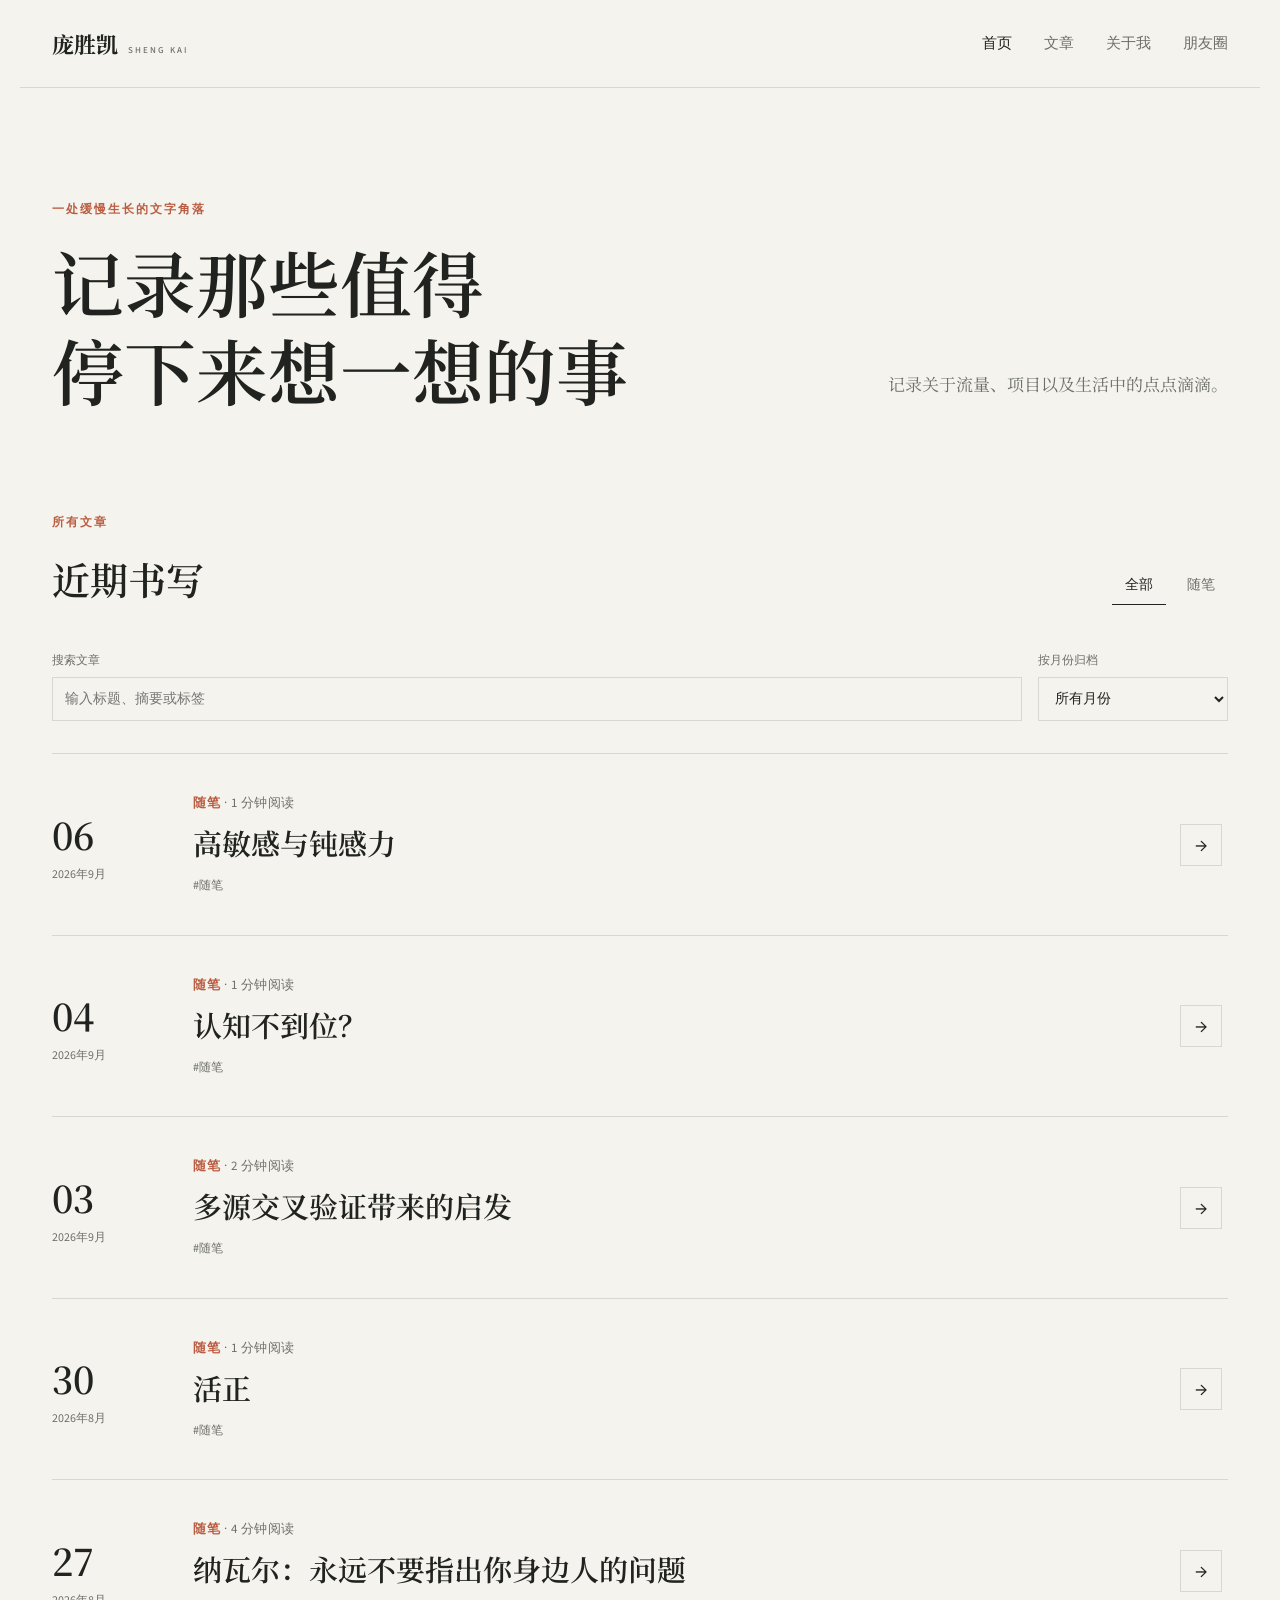
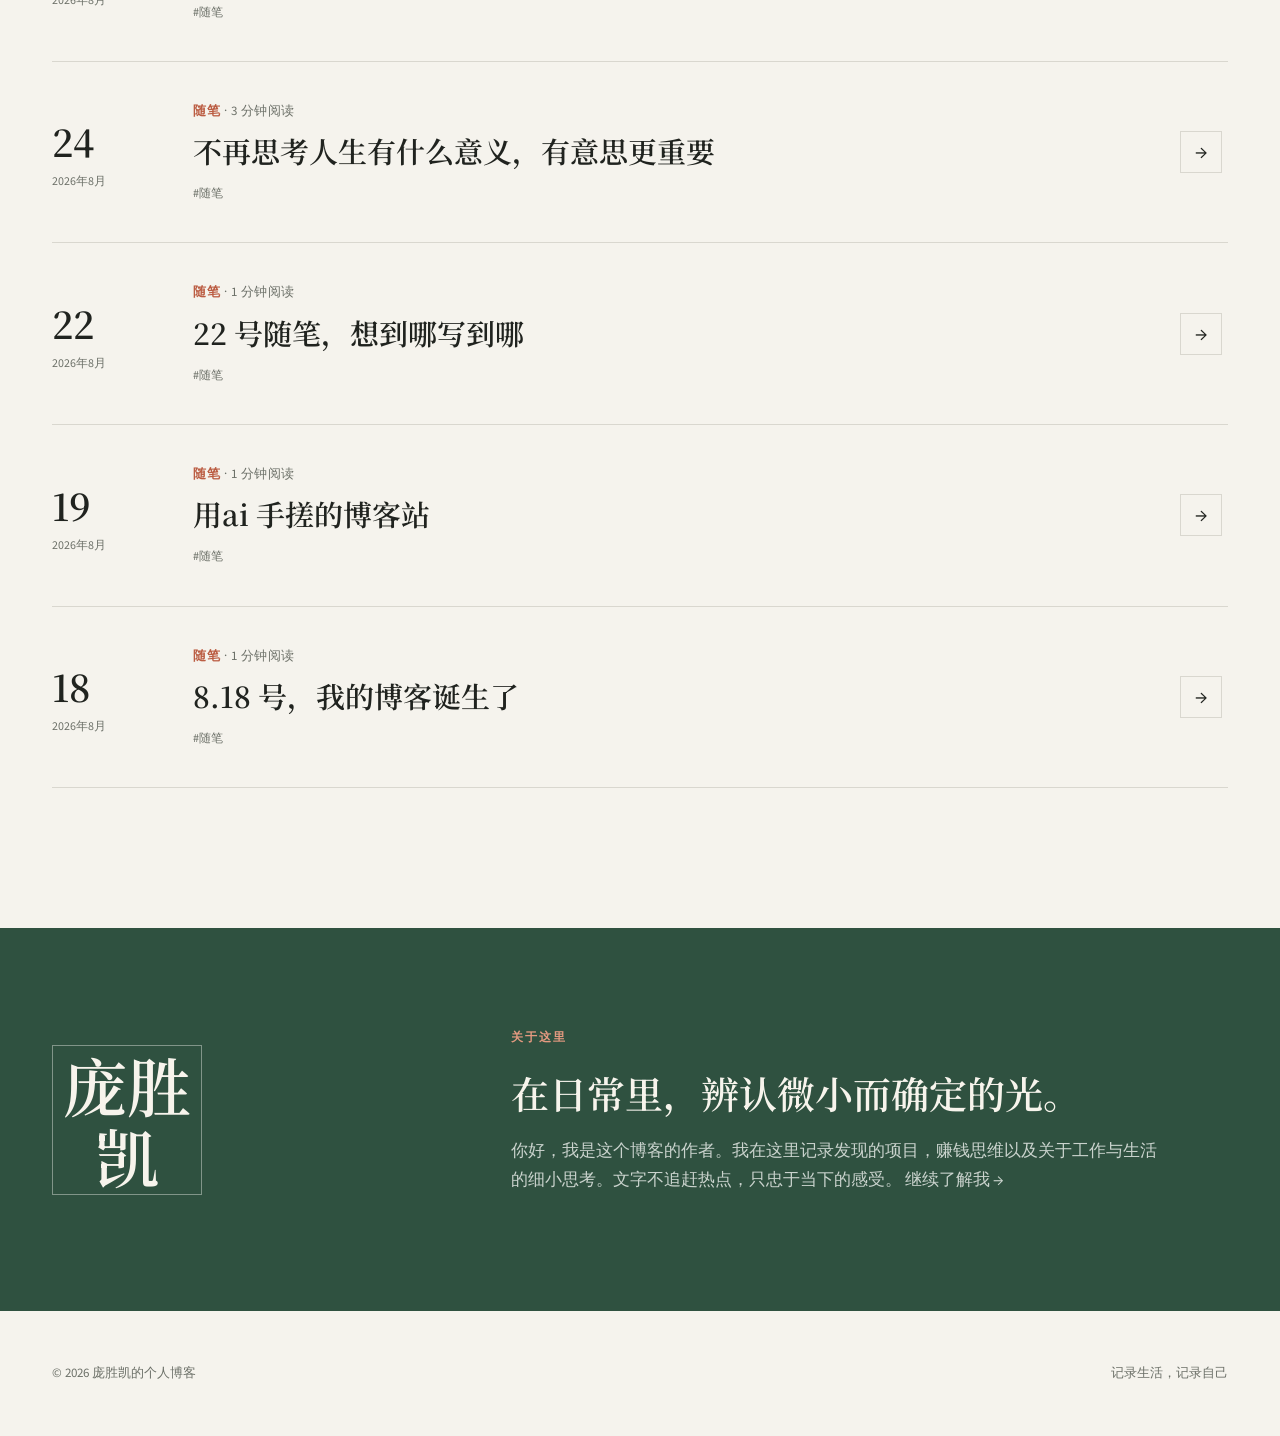
<file: index.html>
<!doctype html>
<html lang="zh-CN">
<head>
  <meta charset="UTF-8">
  <meta name="viewport" content="width=device-width, initial-scale=1.0">
  <meta name="description" content="庞胜凯的个人博客，记录关于流量、项目以及生活中的点点滴滴。">
  <meta name="author" content="庞胜凯">
  <meta name="robots" content="index,follow,max-image-preview:large">
  <meta property="og:type" content="website"><meta property="og:locale" content="zh_CN"><meta property="og:site_name" content="庞胜凯的个人博客">
  <meta property="og:title" content="庞胜凯 · 个人博客"><meta property="og:description" content="记录关于流量、项目以及生活中的点点滴滴。">
  <meta property="og:image" content="assets/images/walk.jpg"><meta name="twitter:card" content="summary_large_image">
  <meta name="theme-color" content="#f5f3ed">
  <link rel="icon" type="image/svg+xml" href="/assets/favicon.svg?v=1">
  <title>庞胜凯 · 个人博客</title>
  <link rel="preconnect" href="https://fonts.googleapis.com">
  <link rel="preconnect" href="https://fonts.gstatic.com" crossorigin>
  <link href="https://fonts.googleapis.com/css2?family=Noto+Serif+SC:wght@500;600;700&family=Source+Sans+3:wght@400;500;600&display=swap" rel="stylesheet">
  <link rel="stylesheet" href="assets/styles.css?v=9">
  <link rel="stylesheet" href="assets/list.css">
  <link rel="stylesheet" href="assets/mobile.css?v=8">
  <link rel="alternate" type="application/rss+xml" title="庞胜凯的个人博客 RSS" href="feed.xml">
  <script src="assets/generated-posts.js?v=2" defer></script><script src="assets/posts.js?v=2" defer></script>
  <script src="assets/site-config.js?v=9" defer></script><script src="assets/settings.js?v=8" defer></script>
  <script src="assets/app.js?v=4" defer></script>
</head>
<body>
  <header class="site-header">
    <a class="brand" href="index.html" aria-label="庞胜凯的个人博客首页">庞胜凯<span>SHENG KAI</span></a>
    <nav aria-label="主导航">
      <a class="active" data-nav-home href="index.html">首页</a>
      <a data-nav-articles href="#articles">文章</a>
      <a data-nav-about href="about.html">关于我</a>
      <a data-nav-moments href="moments.html">朋友圈</a>
    </nav>
  </header>

  <main>
    <section class="intro">
      <p class="eyebrow">一处缓慢生长的文字角落</p>
      <h1>记录那些值得<br>停下来想一想的事</h1>
      <p class="intro-copy">关于生活、阅读与创造。每隔一阵子，写下一点真实的观察。</p>
    </section>

    <section class="featured" id="featured" aria-label="精选文章"></section>

    <section class="archive" id="articles">
      <div class="section-heading">
        <div>
          <p class="eyebrow">所有文章</p>
          <h2>近期书写</h2>
        </div>
        <div class="filters" id="filters" aria-label="文章分类"></div>
      </div>
      <div class="article-tools">
        <label><span>搜索文章</span><input id="article-search" type="search" placeholder="输入标题、摘要或标签" autocomplete="off"></label>
        <label><span>按月份归档</span><select id="archive-filter"></select></label>
      </div>
      <div class="article-grid" id="article-grid"></div>
      <p class="empty-state" id="empty-state" hidden>这个分类里还没有文章。</p>
    </section>

    <section class="about" id="about">
      <div class="about-mark">知<br>微</div>
      <div>
        <p class="eyebrow">关于这里</p>
        <h2>在日常里，辨认微小而确定的光。</h2>
        <p>你好，我是这个博客的作者。我在这里记录读过的书、走过的路，以及关于工作与生活的细小思考。文字不追赶热点，只忠于当下的感受。 <a class="about-more" href="about.html">继续了解我 →</a></p>
      </div>
    </section>
  </main>

  <section class="friend-links" data-friend-links hidden><div><p class="eyebrow" data-friend-links-title>友情链接</p><nav data-friend-links-list aria-label="友情链接"></nav></div></section>
  <footer>
    <p>© <span id="year"></span> 庞胜凯的个人博客</p>
    <p>愿每一次阅读，都有一点回响。</p>
  </footer>
  <script src="assets/friend-links-config.js?v=1"></script><script type="application/ld+json">{"@context":"https://schema.org","@type":"WebSite","name":"庞胜凯的个人博客","description":"记录关于流量、项目以及生活中的点点滴滴","inLanguage":"zh-CN"}</script>
</body>
</html>
</file>
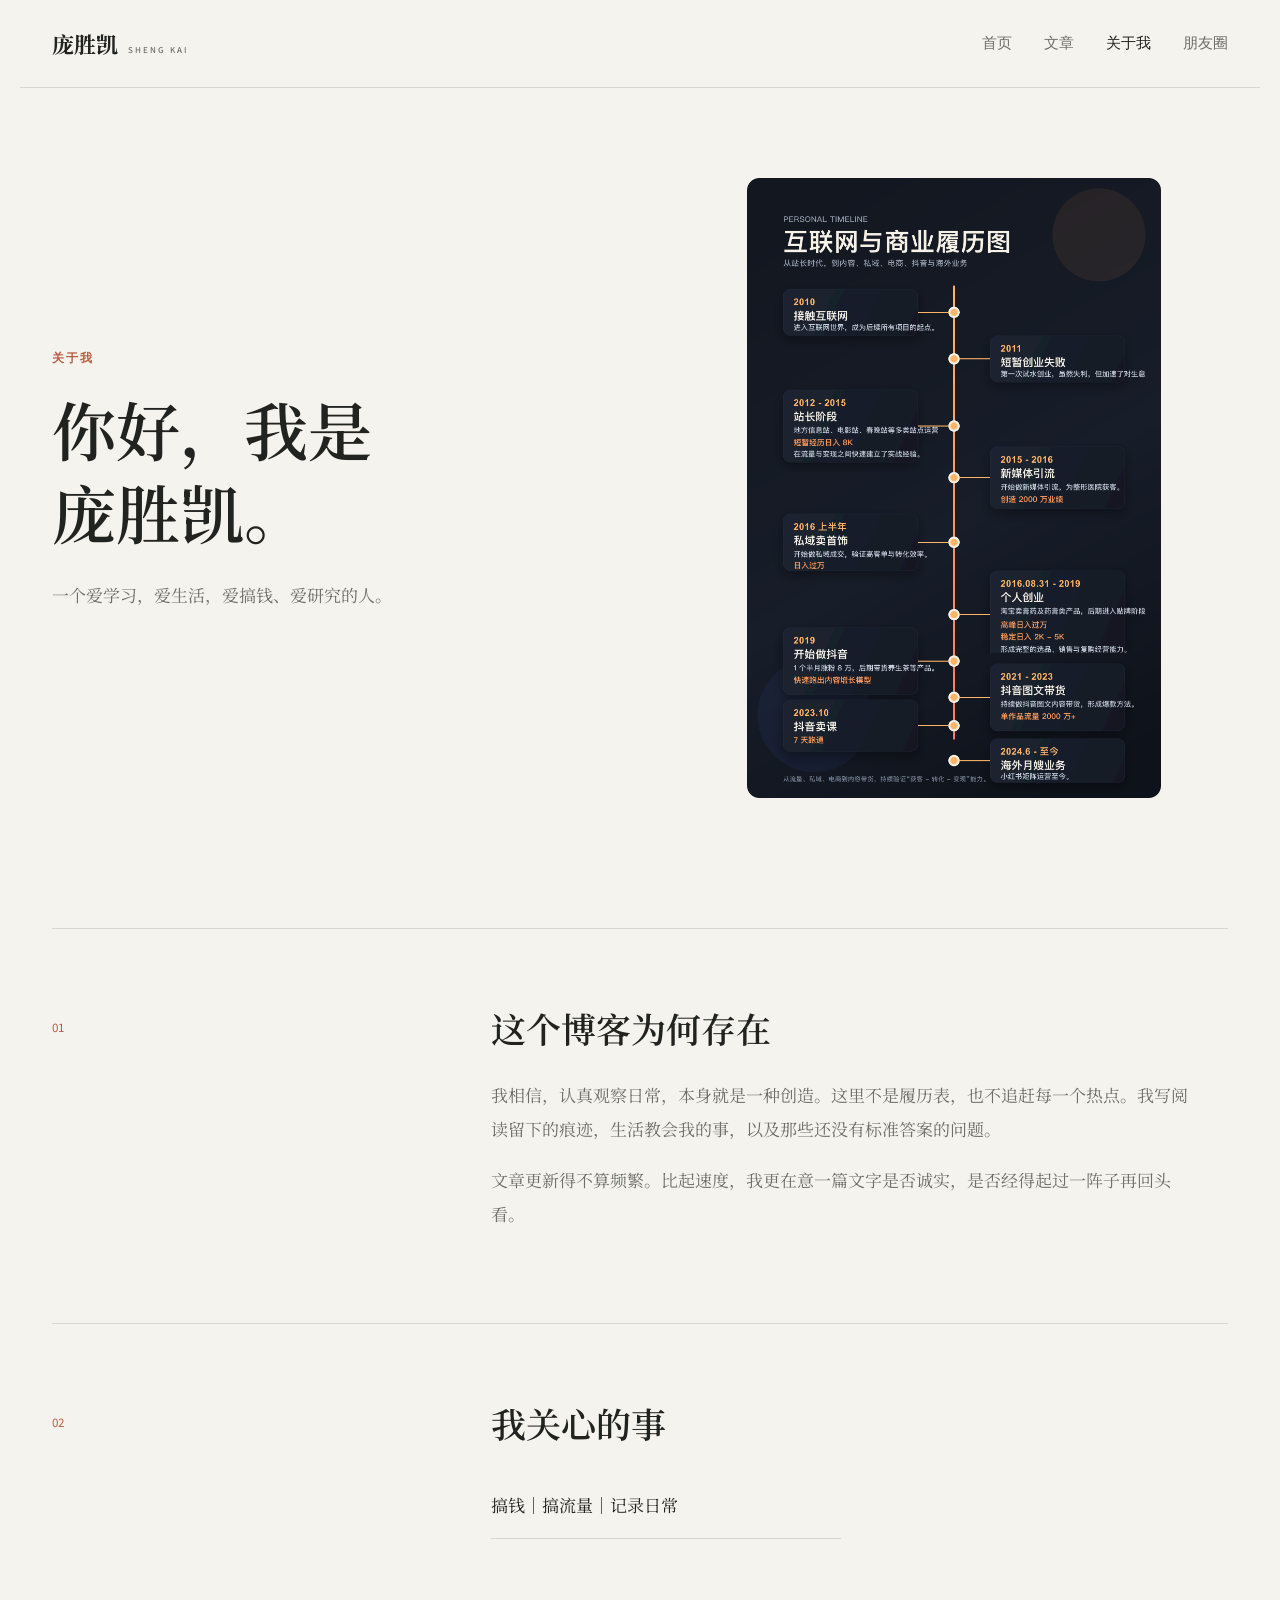
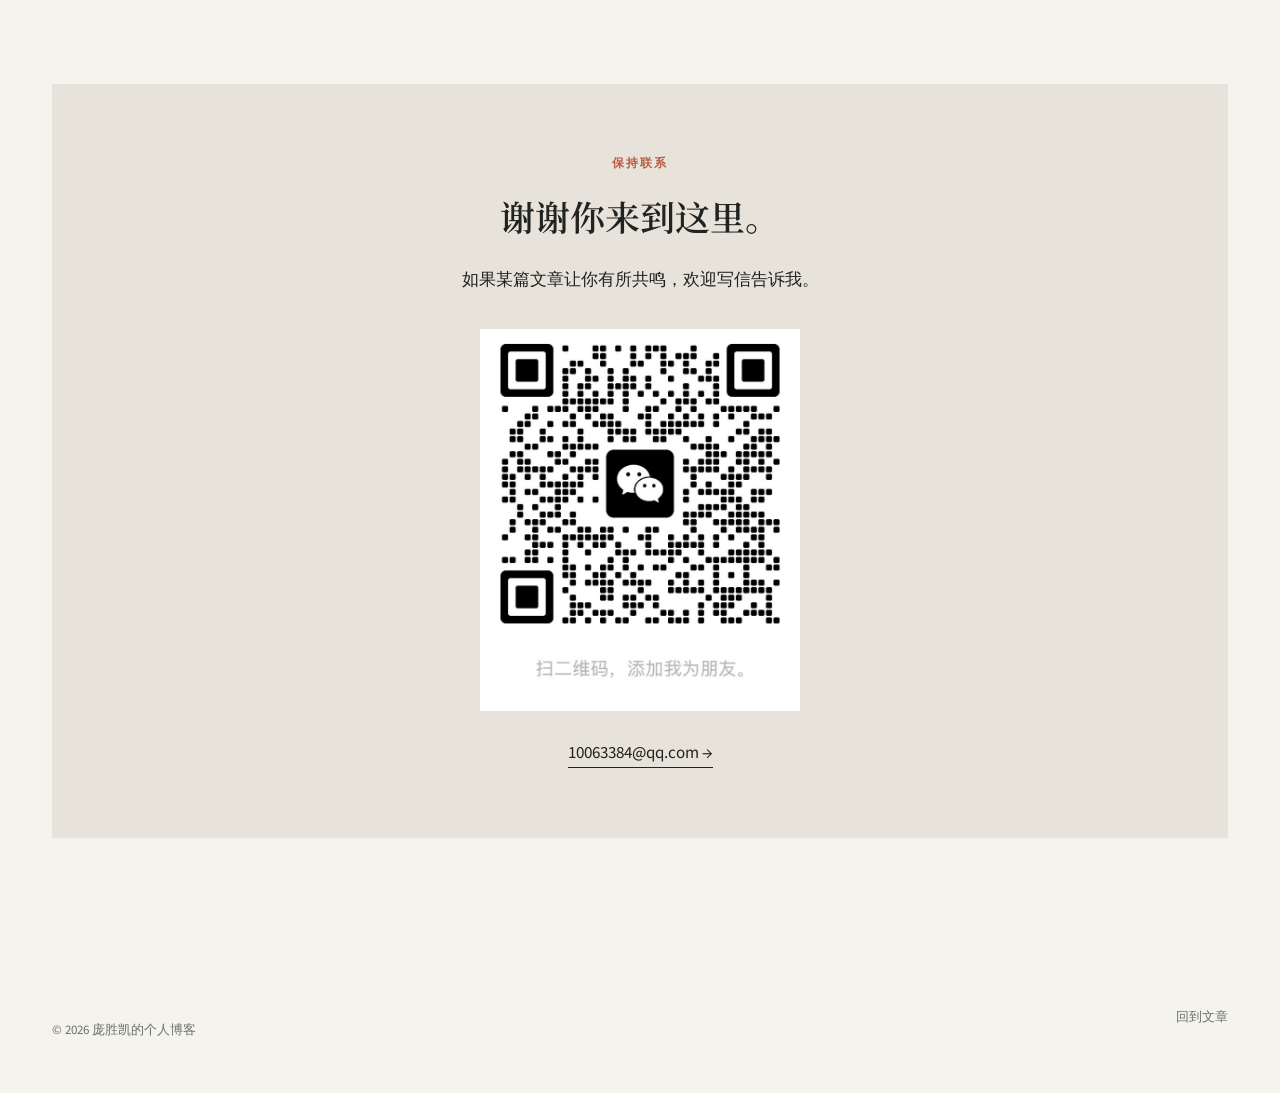
<file: about.html>
<!doctype html>
<html lang="zh-CN">
<head>
  <meta charset="UTF-8"><meta name="viewport" content="width=device-width,initial-scale=1"><link rel="icon" type="image/svg+xml" href="/assets/favicon.svg?v=1">
  <title>关于我 · 庞胜凯</title>
  <meta name="description" content="认识庞胜凯，以及这个博客为何存在。"><meta name="robots" content="index,follow,max-image-preview:large"><meta name="author" content="庞胜凯">
  <meta property="og:type" content="profile"><meta property="og:locale" content="zh_CN"><meta property="og:site_name" content="庞胜凯的个人博客"><meta property="og:title" content="关于我 · 庞胜凯"><meta property="og:description" content="认识庞胜凯，以及这个博客为何存在。"><meta property="og:image" content="assets/images/about.jpg"><meta name="twitter:card" content="summary_large_image"><meta name="theme-color" content="#f5f3ed">
  <link rel="preconnect" href="https://fonts.googleapis.com"><link rel="preconnect" href="https://fonts.gstatic.com" crossorigin><link href="https://fonts.googleapis.com/css2?family=Noto+Serif+SC:wght@500;600;700&family=Source+Sans+3:wght@400;500;600&display=swap" rel="stylesheet"><link rel="stylesheet" href="assets/styles.css?v=9"><link rel="stylesheet" href="assets/list.css"><link rel="stylesheet" href="assets/about.css"><link rel="stylesheet" href="assets/mobile.css?v=8">
</head>
<body>
  <header class="site-header"><a class="brand" href="index.html">庞胜凯<span>SHENG KAI</span></a><nav><a data-nav-home href="index.html">首页</a><a data-nav-articles href="index.html#articles">文章</a><a class="active" data-nav-about href="about.html">关于我</a><a data-nav-moments href="moments.html">朋友圈</a></nav></header>
  <main class="about-page">
    <header class="about-hero"><div><p class="eyebrow" data-about="eyebrow">关于我</p><h1 data-about="title">你好，我是<br>庞胜凯。</h1><p data-about="bio">一个持续学习如何生活，也持续学习如何把感受写清楚的人。</p></div><figure><img data-about-image src="/assets/images/uploads/career-timeline.png" alt="窗边桌上的书与咖啡"></figure></header>
    <section class="about-story"><p class="story-index">01</p><div><h2 data-about="storyTitle">这个博客为何存在</h2><p data-about="storyParagraph1">我相信，认真观察日常，本身就是一种创造。这里不是履历表，也不追赶每一个热点。我写阅读留下的痕迹，生活教会我的事，以及那些还没有标准答案的问题。</p><p data-about="storyParagraph2">文章更新得不算频繁。比起速度，我更在意一篇文字是否诚实，是否经得起过一阵子再回头看。</p></div></section>
    <section class="about-story"><p class="story-index">02</p><div><h2 data-about="interestsTitle">我关心的事</h2><div class="interest-list" data-about-interests><span>阅读与写作</span><span>安静的生活</span><span>设计与创造</span><span>人与技术</span></div></div></section>
    <section class="about-contact"><p class="eyebrow" data-about="contactEyebrow">保持联系</p><h2 data-about="contactTitle">谢谢你来到这里。</h2><p data-about="contactDescription">如果某篇文章让你有所共鸣，欢迎写信告诉我。</p><figure class="wechat-qr"><img data-about-wechat src="/assets/images/uploads/wechat-qr.jpg" alt="微信二维码"></figure><a data-about-email href="mailto:hello@example.com">hello@example.com →</a></section>
  </main>
  <section class="friend-links" data-friend-links hidden><div><p class="eyebrow" data-friend-links-title>友情链接</p><nav data-friend-links-list aria-label="友情链接"></nav></div></section>
  <footer><p>© <span id="year"></span> 庞胜凯的个人博客</p><a href="index.html">回到文章</a></footer>
  <script src="assets/site-config.js?v=9"></script><script src="assets/about-config.js?v=1"></script><script src="assets/friend-links-config.js?v=1"></script><script src="assets/settings.js?v=8"></script><script>document.querySelector("#year").textContent=new Date().getFullYear()</script><script type="application/ld+json">{"@context":"https://schema.org","@type":"Person","name":"庞胜凯","description":"庞胜凯的个人博客作者","knowsAbout":["流量","项目","生活","写作"]}</script>
</body></html>
</file>
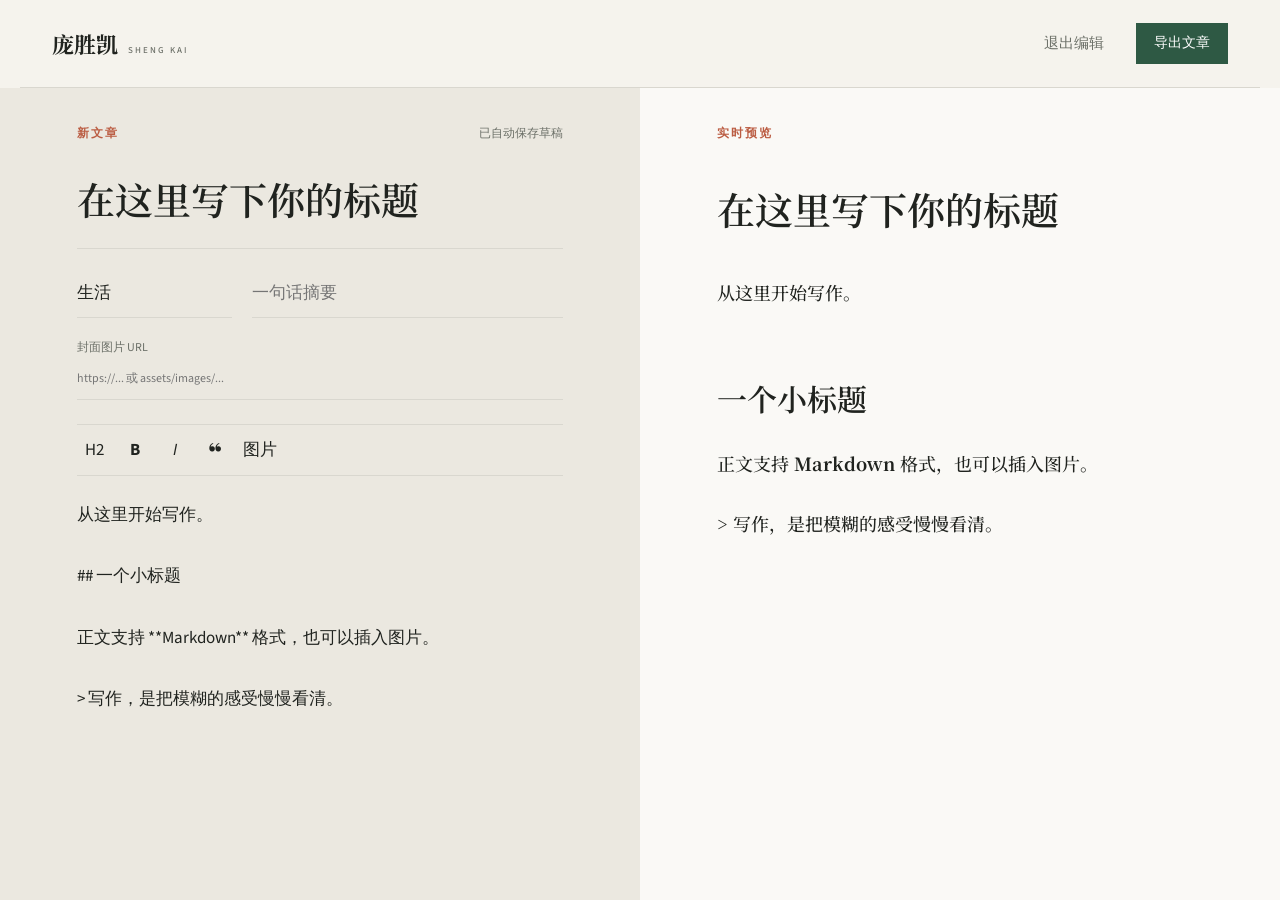
<file: editor.html>
<!doctype html>
<html lang="zh-CN">
<head>
  <meta charset="UTF-8"><meta name="viewport" content="width=device-width, initial-scale=1.0"><link rel="icon" type="image/svg+xml" href="/assets/favicon.svg?v=1">
  <meta name="theme-color" content="#f5f3ed"><title>写文章 · 庞胜凯的个人博客</title>
  <link href="https://fonts.googleapis.com/css2?family=Noto+Serif+SC:wght@500;600;700&family=Source+Sans+3:wght@400;500;600&display=swap" rel="stylesheet">
  <link rel="stylesheet" href="assets/styles.css">
  <link rel="stylesheet" href="assets/mobile.css">
  <script src="assets/editor.js" defer></script>
</head>
<body class="editor-page">
  <header class="site-header"><a class="brand" href="index.html">庞胜凯<span>SHENG KAI</span></a><nav><a href="index.html">退出编辑</a><button class="primary-button" id="export-button">导出文章</button></nav></header>
  <main class="editor-shell">
    <section class="editor-fields">
      <div class="editor-toolbar"><p class="eyebrow">新文章</p><span id="save-status">已自动保存草稿</span></div>
      <input id="title" class="title-input" aria-label="文章标题" placeholder="文章标题" value="在这里写下你的标题">
      <div class="meta-fields"><input id="category" aria-label="分类" placeholder="分类" value="生活"><input id="summary" aria-label="摘要" placeholder="一句话摘要"></div>
      <label class="cover-control">封面图片 URL <input id="cover" type="url" placeholder="https://... 或 assets/images/..."></label>
      <div class="format-bar" aria-label="格式工具栏">
        <button data-insert="## " title="二级标题">H2</button><button data-wrap="**" title="加粗"><strong>B</strong></button><button data-wrap="*" title="斜体"><em>I</em></button><button data-insert="> " title="引用">❝</button><button data-insert="![图片说明](图片地址)" title="插入图片">图片</button>
      </div>
      <textarea id="content" aria-label="Markdown 正文" spellcheck="true">从这里开始写作。

## 一个小标题

正文支持 **Markdown** 格式，也可以插入图片。

> 写作，是把模糊的感受慢慢看清。</textarea>
    </section>
    <section class="preview-pane"><p class="eyebrow">实时预览</p><article class="prose" id="preview"></article></section>
  </main>
  <dialog id="export-dialog"><button class="dialog-close" aria-label="关闭">×</button><p class="eyebrow">文章已准备好</p><h2>发布文章</h2><p>下载文章文件后，将它和正文图片放入项目，再按 README 的步骤发布。</p><div class="dialog-actions"><button class="primary-button" id="download-button">下载文章文件</button><button id="copy-button">复制文章数据</button></div></dialog>
</body>
</html>
</file>
<file: assets/styles.css>
:root {
  --paper: #f5f3ed;
  --ink: #20231f;
  --muted: #6c7068;
  --line: #d9d7cf;
  --green: #2e5944;
  --coral: #bb5d43;
  --white: #fff;
  --serif: "Noto Serif SC", serif;
  --sans: "Source Sans 3", "PingFang SC", sans-serif;
}
* {
  box-sizing: border-box;
}
html {
  scroll-behavior: smooth;
}
body {
  margin: 0;
  background: var(--paper);
  color: var(--ink);
  font-family: var(--sans);
  font-size: 17px;
  line-height: 1.7;
}
a {
  color: inherit;
  text-decoration: none;
}
img {
  display: block;
  width: 100%;
  height: 100%;
  object-fit: cover;
}
.site-header {
  height: 88px;
  max-width: 1240px;
  margin: auto;
  padding: 0 32px;
  display: flex;
  align-items: center;
  justify-content: space-between;
  border-bottom: 1px solid var(--line);
}
.brand {
  font: 700 22px var(--serif);
  display: flex;
  align-items: baseline;
  gap: 10px;
}
.brand span {
  font: 500 9px var(--sans);
  letter-spacing: 2px;
  color: var(--muted);
}
nav {
  display: flex;
  align-items: center;
  gap: 32px;
  font-size: 15px;
}
nav a {
  color: var(--muted);
}
nav a:hover,
nav a.active {
  color: var(--ink);
}
.write-link {
  border-bottom: 1px solid var(--ink);
  padding-bottom: 2px;
}
.intro {
  max-width: 1240px;
  margin: auto;
  padding: 112px 32px 90px;
  display: grid;
  grid-template-columns: 1fr 1fr;
  align-items: end;
}
.eyebrow {
  text-transform: uppercase;
  color: var(--coral);
  font-size: 12px;
  font-weight: 600;
  letter-spacing: 2px;
  margin: 0 0 18px;
}
.intro .eyebrow {
  grid-column: 1/-1;
}
.intro h1 {
  font: 600 clamp(45px, 5.6vw, 78px) / 1.22 var(--serif);
  letter-spacing: 0;
  margin: 0;
}
.intro-copy {
  max-width: 400px;
  margin: 0 0 12px auto;
  color: var(--muted);
  font-family: var(--serif);
  line-height: 2;
}
.featured {
  max-width: 1240px;
  margin: 0 auto 140px;
  padding: 0 32px;
  display: grid;
  grid-template-columns: 1.5fr 1fr;
  gap: 0;
  align-items: center;
}
.featured-image {
  height: 540px;
  overflow: hidden;
}
.featured-copy {
  background: #e7e3da;
  padding: 62px 54px;
  margin-left: -48px;
  position: relative;
}
.post-meta {
  font-size: 13px;
  color: var(--muted);
  letter-spacing: 0.5px;
}
.post-meta span {
  color: var(--coral);
  font-weight: 600;
}
.featured h2 {
  font: 600 39px/1.35 var(--serif);
  margin: 16px 0;
}
.featured-copy > p:not(.post-meta),
.card-body > p {
  color: var(--muted);
}
.read-more {
  display: inline-flex;
  gap: 14px;
  margin-top: 18px;
  font-size: 14px;
  font-weight: 600;
  border-bottom: 1px solid var(--ink);
}
.archive {
  max-width: 1240px;
  margin: auto;
  padding: 0 32px 140px;
}
.section-heading {
  display: flex;
  justify-content: space-between;
  align-items: end;
  margin-bottom: 46px;
}
.section-heading h2,
.about h2 {
  font: 600 38px/1.4 var(--serif);
  margin: 0;
}
.filters {
  display: flex;
  gap: 8px;
  flex-wrap: wrap;
}
.filters button,
.format-bar button,
button {
  font: inherit;
  color: inherit;
  background: transparent;
  border: 0;
  cursor: pointer;
}
.filters button {
  padding: 6px 13px;
  color: var(--muted);
  font-size: 14px;
  border-bottom: 1px solid transparent;
}
.filters button.active {
  color: var(--ink);
  border-color: var(--ink);
}
.article-grid {
  display: grid;
  grid-template-columns: repeat(2, 1fr);
  gap: 58px 32px;
}
.card-image {
  height: 340px;
  overflow: hidden;
}
.card-image img,
.featured-image img {
  transition: transform 0.6s ease;
}
.card-image:hover img,
.featured-image:hover img {
  transform: scale(1.025);
}
.card-body {
  padding-top: 22px;
}
.card-body h3 {
  font: 600 27px/1.45 var(--serif);
  margin: 10px 0;
}
.card-body p {
  margin: 0;
}
.empty-state {
  text-align: center;
  color: var(--muted);
  padding: 80px;
}
.about {
  background: #2f5140;
  color: #f7f4ec;
  padding: 100px max(32px, calc((100vw - 1176px) / 2));
  display: grid;
  grid-template-columns: 1fr 2fr;
  gap: 100px;
  align-items: center;
}
.about-mark {
  font: 600 64px/1.1 var(--serif);
  width: 150px;
  height: 150px;
  border: 1px solid #819589;
  display: grid;
  place-content: center;
  text-align: center;
}
.about .eyebrow {
  color: #e49a80;
}
.about h2 {
  max-width: 680px;
}
.about p:last-child {
  max-width: 660px;
  color: #cad3cd;
}
footer {
  max-width: 1240px;
  margin: auto;
  padding: 38px 32px;
  display: flex;
  justify-content: space-between;
  color: var(--muted);
  font-size: 13px;
}
.reading-progress {
  position: fixed;
  z-index: 20;
  top: 0;
  left: 0;
  height: 3px;
  background: var(--coral);
  width: 0;
}
.article-hero {
  max-width: 900px;
  margin: 0 auto;
  padding: 72px 32px 36px;
  text-align: center;
}
.article-hero h1 {
  font: 600 clamp(42px, 6vw, 68px) / 1.3 var(--serif);
  letter-spacing: 0;
  margin: 0 0 18px;
}
.article-hero > p {
  max-width: 600px;
  margin: 0 auto;
  color: var(--muted);
  font-family: var(--serif);
}
.article-cover {
  max-width: 1180px;
  height: min(64vw, 650px);
  margin: auto;
  padding: 0 32px;
}
.article-layout {
  max-width: 1180px;
  margin: 38px auto 80px;
  display: grid;
  grid-template-columns: 80px minmax(0, 740px) minmax(180px, 230px);
  gap: 30px;
  padding: 0 32px;
}
.article-layout aside {
  font-size: 11px;
  color: var(--muted);
  text-transform: uppercase;
  letter-spacing: 1px;
  display: flex;
  flex-direction: column;
  align-items: flex-start;
  gap: 10px;
  padding-top: 8px;
}
.article-layout aside button {
  width: 34px;
  height: 34px;
  border: 1px solid var(--line);
  font-size: 20px;
}
.related-posts {
  position: sticky;
  top: 32px;
  align-self: start;
  display: grid;
  gap: 0;
  padding-left: 24px;
  border-left: 1px solid var(--line);
}
.related-posts strong {
  margin-bottom: 12px;
  font: 600 15px/1.5 var(--serif);
}
.related-posts a {
  padding: 10px 0;
  border-bottom: 1px solid var(--line);
  color: var(--muted);
  font-size: 14px;
  line-height: 1.55;
}
.related-posts a:hover,
.related-posts a[aria-current="page"] {
  color: var(--ink);
}
.prose {
  font: 500 18px/2 var(--serif);
  min-width: 0;
}
.prose .lead {
  font-size: 23px;
  line-height: 1.8;
  color: #42463f;
}
.prose h1 {
  font: 600 38px/1.4 var(--serif);
}
.prose h2 {
  font: 600 30px/1.5 var(--serif);
  margin: 2.2em 0 0.7em;
}
.prose h3 {
  font: 600 23px/1.5 var(--serif);
}
.prose p {
  margin: 1.35em 0;
}
.prose blockquote {
  margin: 2.3em 0;
  padding: 22px 30px;
  border-left: 3px solid var(--coral);
  background: #ebe8e0;
  font-size: 21px;
}
.prose figure {
  margin: 2.5em 0;
}
.prose figure img {
  display: block;
  width: auto;
  max-width: 100%;
  height: auto;
  max-height: none;
  margin: 0 auto;
  object-fit: contain;
}
.prose figcaption {
  text-align: center;
  color: var(--muted);
  font: 13px var(--sans);
  margin-top: 10px;
}
.prose figcaption:empty {
  display: none;
}
.article-end {
  max-width: 740px;
  margin: 0 auto 100px;
  padding: 40px 32px;
  border-top: 1px solid var(--line);
  justify-content: space-between;
}
.article-end p {
  font-family: var(--serif);
}
.editor-page {
  height: 100vh;
  overflow: hidden;
}
.primary-button {
  background: var(--green);
  color: #fff !important;
  padding: 9px 18px;
  border: 0;
  font-size: 14px;
}
.editor-shell {
  height: calc(100vh - 88px);
  display: grid;
  grid-template-columns: 1fr 1fr;
}
.editor-fields,
.preview-pane {
  padding: 36px 6vw;
  overflow: auto;
}
.editor-fields {
  background: #ebe8e0;
}
.preview-pane {
  background: #faf9f6;
}
.editor-toolbar {
  display: flex;
  justify-content: space-between;
}
.editor-toolbar span {
  font-size: 12px;
  color: var(--muted);
}
input,
textarea {
  border: 0;
  border-bottom: 1px solid var(--line);
  background: transparent;
  color: var(--ink);
  font: inherit;
  border-radius: 0;
  outline: none;
}
.title-input {
  width: 100%;
  font: 600 38px/1.4 var(--serif);
  padding: 10px 0 22px;
}
.meta-fields {
  display: grid;
  grid-template-columns: 1fr 2fr;
  gap: 20px;
  margin: 20px 0;
}
.meta-fields input,
.cover-control input {
  width: 100%;
  padding: 10px 0;
}
.cover-control {
  display: block;
  font-size: 12px;
  color: var(--muted);
}
.format-bar {
  display: flex;
  gap: 4px;
  border-block: 1px solid var(--line);
  padding: 8px 0;
  margin-top: 24px;
}
.format-bar button {
  min-width: 36px;
  height: 34px;
}
.format-bar button:hover {
  background: #dedad0;
}
textarea {
  display: block;
  width: 100%;
  height: 55vh;
  resize: none;
  border: 0;
  padding: 24px 0;
  line-height: 1.8;
}
.preview-pane > .eyebrow {
  position: sticky;
  top: 0;
}
.preview-pane .prose {
  max-width: 700px;
  margin: auto;
}
dialog {
  max-width: 520px;
  padding: 42px;
  border: 0;
  background: #faf9f6;
  box-shadow: 0 24px 80px #1f272044;
}
dialog::backdrop {
  background: #20231f99;
}
.dialog-close {
  position: absolute;
  right: 16px;
  top: 12px;
  font-size: 25px;
}
.dialog-actions {
  display: flex;
  gap: 12px;
  margin-top: 28px;
}
.dialog-actions button:not(.primary-button) {
  border: 1px solid var(--line);
  padding: 9px 18px;
}
@media (max-width: 760px) {
  .site-header {
    height: 72px;
    padding: 0 20px;
  }
  .site-header nav {
    gap: 18px;
  }
  .intro {
    padding: 75px 20px 65px;
    display: block;
  }
  .intro h1 {
    font-size: 42px;
  }
  .intro-copy {
    margin: 28px 0 0;
  }
  .featured {
    padding: 0 20px;
    margin-bottom: 90px;
    display: block;
  }
  .featured-image {
    height: 400px;
  }
  .featured-copy {
    margin: -40px 16px 0;
    padding: 34px 28px;
  }
  .featured h2 {
    font-size: 28px;
  }
  .archive {
    padding: 0 20px 90px;
  }
  .section-heading {
    display: block;
  }
  .filters {
    margin-top: 20px;
  }
  .article-grid {
    grid-template-columns: 1fr;
  }
  .card-image {
    height: 330px;
  }
  .about {
    padding: 70px 24px;
    grid-template-columns: 1fr;
    gap: 35px;
  }
  .about-mark {
    width: 100px;
    height: 100px;
    font-size: 42px;
  }
  .article-hero {
    padding: 48px 22px 26px;
  }
  .article-hero h1 {
    font-size: 39px;
  }
  .article-cover {
    height: 60vh;
    padding: 0;
  }
  .article-layout {
    display: block;
    margin: 30px auto 50px;
    padding: 0 22px;
  }
  .article-layout aside {
    display: none;
  }
  .related-posts {
    position: static;
    margin-top: 48px;
    padding: 28px 0 0;
    border-top: 1px solid var(--line);
    border-left: 0;
  }
  .prose figure {
    margin: 2.2em 0;
  }
  .editor-page {
    height: auto;
    overflow: auto;
  }
  .editor-shell {
    height: auto;
    grid-template-columns: 1fr;
  }
  .editor-fields,
  .preview-pane {
    padding: 30px 22px;
  }
  .preview-pane {
    min-height: 700px;
  }
  .title-input {
    font-size: 30px;
  }
  footer {
    padding: 30px 20px;
  }
  .dialog-actions {
    flex-direction: column;
  }
}
.friend-links {
  border-top: 1px solid var(--line);
}
.friend-links > div {
  max-width: 1240px;
  margin: auto;
  padding: 34px 32px 28px;
}
.friend-links .eyebrow {
  margin-bottom: 12px;
}
.friend-links nav {
  gap: 10px 26px;
  flex-wrap: wrap;
}
.friend-links nav a {
  font-size: 14px;
  color: var(--muted);
  border-bottom: 1px solid transparent;
}
.friend-links nav a:hover {
  color: var(--ink);
  border-color: var(--ink);
}
@media (max-width: 760px) {
  .friend-links > div {
    padding: 28px 20px 22px;
  }
  .friend-links nav {
    gap: 8px 20px;
  }
}
.article-reactions {
  max-width: 800px;
  margin: 0 auto 100px;
  padding: 0 32px;
}
.article-action-row {
  display: flex;
  justify-content: center;
  gap: 12px;
}
.article-like,
.article-share {
  margin: 0 0 8px;
  min-width: 190px;
  height: 48px;
  border: 1px solid var(--line);
  display: flex;
  align-items: center;
  justify-content: center;
  gap: 9px;
}
.article-like svg,
.article-share svg {
  width: 18px;
}
.article-like.liked {
  color: var(--coral);
  border-color: var(--coral);
}
.article-like:disabled,
.comment-like:disabled {
  cursor: default;
}
.share-message {
  height: 24px;
  margin: 0 0 48px;
  text-align: center;
  color: var(--muted);
  font-size: 13px;
}
.comments > header {
  text-align: center;
  margin-bottom: 36px;
}
.comments > header h2 {
  font: 600 34px/1.4 var(--serif);
  margin: 0;
}
.comments form {
  background: #ebe8e0;
  padding: 30px;
  margin-bottom: 45px;
}
.comments form > label {
  display: grid;
  gap: 7px;
  margin-bottom: 22px;
  color: var(--muted);
  font-size: 13px;
}
.comments form input,
.comments form textarea {
  background: #f7f5ef;
  padding: 12px;
  border: 1px solid var(--line);
  width: 100%;
}
.comments form textarea {
  height: 120px;
  resize: vertical;
}
.comments form > div {
  display: flex;
  align-items: center;
  justify-content: space-between;
  gap: 20px;
}
.comments form > div p {
  margin: 0;
  color: var(--muted);
  font-size: 13px;
}
.comment-submit {
  background: var(--green);
  color: #fff;
  padding: 10px 20px;
}
.comment-submit:disabled {
  opacity: 0.55;
}
.comment-list {
  border-top: 1px solid var(--line);
}
.comment-item {
  padding: 28px 0;
  border-bottom: 1px solid var(--line);
}
.comment-item > div {
  display: flex;
  align-items: center;
  gap: 14px;
}
.comment-item time {
  font-size: 12px;
  color: var(--muted);
}
.comment-item > p {
  white-space: pre-wrap;
  margin: 12px 0 16px;
}
.comment-like {
  font-size: 13px;
  color: var(--muted);
  padding: 0;
  border-bottom: 1px solid transparent;
}
.comment-like:not(:disabled):hover {
  color: var(--coral);
  border-color: var(--coral);
}
.comment-empty {
  text-align: center;
  color: var(--muted);
  padding: 42px 0;
}
@media (max-width: 760px) {
  .article-reactions {
    padding: 0 20px;
    margin-bottom: 70px;
  }
  .article-action-row {
    display: grid;
    grid-template-columns: 1fr 1fr;
  }
  .article-like,
  .article-share {
    min-width: 0;
    width: 100%;
    padding: 0 10px;
  }
  .share-message {
    margin-bottom: 38px;
  }
  .comments form {
    padding: 22px 18px;
  }
  .comments form > div {
    align-items: flex-start;
    flex-direction: column;
  }
  .comments > header h2 {
    font-size: 29px;
  }
}
</file>
<file: assets/list.css>
.brand-image{width:auto;height:40px;max-width:180px;object-fit:contain}.intro{padding-bottom:100px}.archive{padding-top:0}.article-grid{display:block}.post-card{display:grid;grid-template-columns:105px 1fr 48px;gap:36px;align-items:center;padding:38px 0;border-top:1px solid var(--line)}.post-card:last-child{border-bottom:1px solid var(--line)}.card-date{display:flex;flex-direction:column;color:var(--muted);line-height:1.2}.card-date strong{font:600 37px var(--serif);color:var(--ink)}.card-date span{margin-top:7px;font-size:12px}.card-body{padding:0}.card-body h3{font-size:29px;margin:8px 0}.card-body>p:last-child{max-width:700px}.list-arrow{width:42px;height:42px;border:1px solid var(--line);display:grid;place-items:center;font-size:20px;transition:.2s}.post-card:hover .list-arrow{background:var(--green);border-color:var(--green);color:white;transform:translateX(3px)}.article-stats{display:flex;justify-content:center;gap:22px;margin-top:30px;color:var(--muted);font-size:13px}.article-stats span{display:inline-flex;align-items:center;gap:6px}.article-stats svg{width:16px;height:16px;stroke-width:1.7}.article-stats b{font-weight:500;color:var(--ink)}
.article-tools{display:grid;grid-template-columns:minmax(0,1fr) 190px;gap:16px;margin-bottom:32px}.article-tools label{display:grid;gap:6px;color:var(--muted);font-size:12px}.article-tools input,.article-tools select{width:100%;height:44px;padding:0 12px;border:1px solid var(--line);background:transparent;color:var(--ink);font:14px var(--sans);border-radius:0}.post-tags{display:flex;gap:10px;margin-top:12px;color:var(--muted);font-size:12px}.comment-trap{position:absolute!important;left:-10000px!important;width:1px!important;height:1px!important;overflow:hidden!important}
@media(max-width:760px){.intro{padding-bottom:75px}.article-tools{grid-template-columns:1fr;margin-bottom:24px}.post-card{grid-template-columns:56px 1fr;gap:18px;padding:28px 0}.card-date strong{font-size:26px}.card-body h3{font-size:23px;margin:5px 0}.card-body>p:last-child{font-size:15px}.list-arrow{display:none}.article-stats{gap:9px;flex-wrap:wrap;margin-top:24px}.article-stats span:not(:last-child)::after{content:"";width:2px;height:2px;background:var(--muted);margin-left:3px}.brand-image{height:34px;max-width:130px}}
</file>
<file: assets/mobile.css>
@media (max-width: 760px) {
  .site-header {
    padding-left: max(16px, env(safe-area-inset-left));
    padding-right: max(16px, env(safe-area-inset-right));
    gap: 12px;
  }
  .site-header nav {
    gap: 12px;
    font-size: 13px;
    white-space: nowrap;
  }
  .site-header nav a,
  .site-header nav button {
    min-height: 44px;
    min-width: 36px;
    padding-inline: 6px;
    display: inline-flex;
    align-items: center;
    justify-content: center;
  }
  .brand {
    flex-shrink: 0;
    font-size: 20px;
    min-height: 44px;
    align-items: center;
  }
  .brand span {
    display: none;
  }
  .intro,
  .archive,
  .article-layout,
  .editor-fields,
  .preview-pane {
    padding-left: max(20px, env(safe-area-inset-left));
    padding-right: max(20px, env(safe-area-inset-right));
  }
  .filters {
    gap: 2px;
  }
  .filters button {
    min-height: 44px;
    padding: 7px 12px;
  }
  .article-cover {
    height: min(68vw, 320px);
  }
  .article-hero {
    padding: 48px 20px 26px;
  }
  .article-hero > p:last-of-type {
    line-height: 1.8;
  }
  .article-stats span {
    min-height: 28px;
  }
  .prose {
    font-size: 17px;
    line-height: 1.95;
    overflow-wrap: anywhere;
  }
  .prose h2 {
    font-size: 26px;
  }
  .prose h3 {
    font-size: 21px;
  }
  .prose blockquote {
    margin: 2em 0;
    padding: 18px 20px;
    font-size: 18px;
  }
  .about-hero figure {
    height: auto;
    aspect-ratio: auto;
  }
  .format-bar {
    overflow-x: auto;
    scrollbar-width: none;
  }
  .format-bar::-webkit-scrollbar {
    display: none;
  }
  .format-bar button {
    min-width: 44px;
    height: 44px;
  }
  .primary-button {
    min-height: 44px;
    padding: 9px 14px;
  }
  .meta-fields {
    grid-template-columns: 1fr;
    gap: 8px;
  }
  .meta-fields input,
  .cover-control input {
    min-height: 44px;
  }
  dialog {
    width: calc(100vw - 32px);
    max-width: 520px;
    padding: 34px 24px;
  }
  .dialog-close {
    width: 44px;
    height: 44px;
    right: 4px;
    top: 4px;
  }
  footer {
    gap: 16px;
    padding-bottom: max(30px, env(safe-area-inset-bottom));
    flex-wrap: wrap;
  }
}
@media (max-width: 360px) {
  .site-header {
    gap: 6px;
  }
  .site-header nav {
    gap: 2px;
    font-size: 12px;
  }
  .site-header nav a,
  .site-header nav button {
    padding-inline: 4px;
    min-width: 34px;
  }
  .brand {
    font-size: 18px;
  }
  .intro h1,
  .about-hero h1 {
    font-size: 36px;
  }
  .article-hero h1 {
    font-size: 34px;
  }
  .intro {
    padding-top: 62px;
  }
  .section-heading h2,
  .about h2 {
    font-size: 32px;
  }
  .post-card {
    grid-template-columns: 48px 1fr;
    gap: 14px;
  }
  .card-body h3 {
    font-size: 21px;
  }
  .card-body > p:last-child {
    font-size: 14px;
  }
  .article-stats {
    font-size: 12px;
  }
}
</file>
<file: assets/about.css>
.about-page {
  max-width: 1240px;
  margin: auto;
  padding: 90px 32px 130px;
}
.about-hero {
  display: grid;
  grid-template-columns: 1fr 1fr;
  gap: 80px;
  align-items: center;
  margin-bottom: 130px;
}
.about-hero h1 {
  font: 600 clamp(46px, 5vw, 70px) / 1.3 var(--serif);
  letter-spacing: 0;
  margin: 0 0 28px;
}
.about-hero > div > p:last-child {
  max-width: 440px;
  color: var(--muted);
  font-family: var(--serif);
}
.about-hero figure {
  margin: 0;
  display: flex;
  align-items: center;
  justify-content: center;
}
.about-hero figure img {
  width: 100%;
  height: auto;
  max-height: 620px;
  object-fit: contain;
}
.about-story {
  display: grid;
  grid-template-columns: 1fr 2fr;
  gap: 70px;
  padding: 75px 0;
  border-top: 1px solid var(--line);
}
.story-index {
  color: var(--coral);
  font-size: 13px;
}
.about-story h2,
.about-contact h2 {
  font: 600 35px/1.4 var(--serif);
  margin: 0 0 25px;
}
.about-story > div > p {
  max-width: 700px;
  color: var(--muted);
  font-family: var(--serif);
  line-height: 2;
}
.interest-list {
  display: grid;
  grid-template-columns: 1fr 1fr;
  max-width: 700px;
}
.interest-list span {
  padding: 18px 0;
  border-bottom: 1px solid var(--line);
  font-family: var(--serif);
}
.about-contact {
  margin-top: 70px;
  background: #e7e3da;
  padding: 70px;
  text-align: center;
}
.about-contact a {
  display: inline-block;
  margin-top: 20px;
  border-bottom: 1px solid var(--ink);
}
.wechat-qr {
  width: min(320px, 100%);
  margin: 34px auto 8px;
}
.wechat-qr img {
  width: 100%;
  height: auto;
  object-fit: contain;
}
@media (max-width: 760px) {
  .about-page {
    padding: 65px 20px 90px;
  }
  .about-hero {
    grid-template-columns: 1fr;
    gap: 42px;
    margin-bottom: 80px;
  }
  .about-hero h1 {
    font-size: 42px;
  }
  .about-hero figure {
    height: auto;
  }
  .about-story {
    grid-template-columns: 1fr;
    gap: 10px;
    padding: 55px 0;
  }
  .interest-list {
    grid-template-columns: 1fr;
  }
  .about-contact {
    padding: 48px 22px;
    margin-top: 45px;
  }
}
</file>
